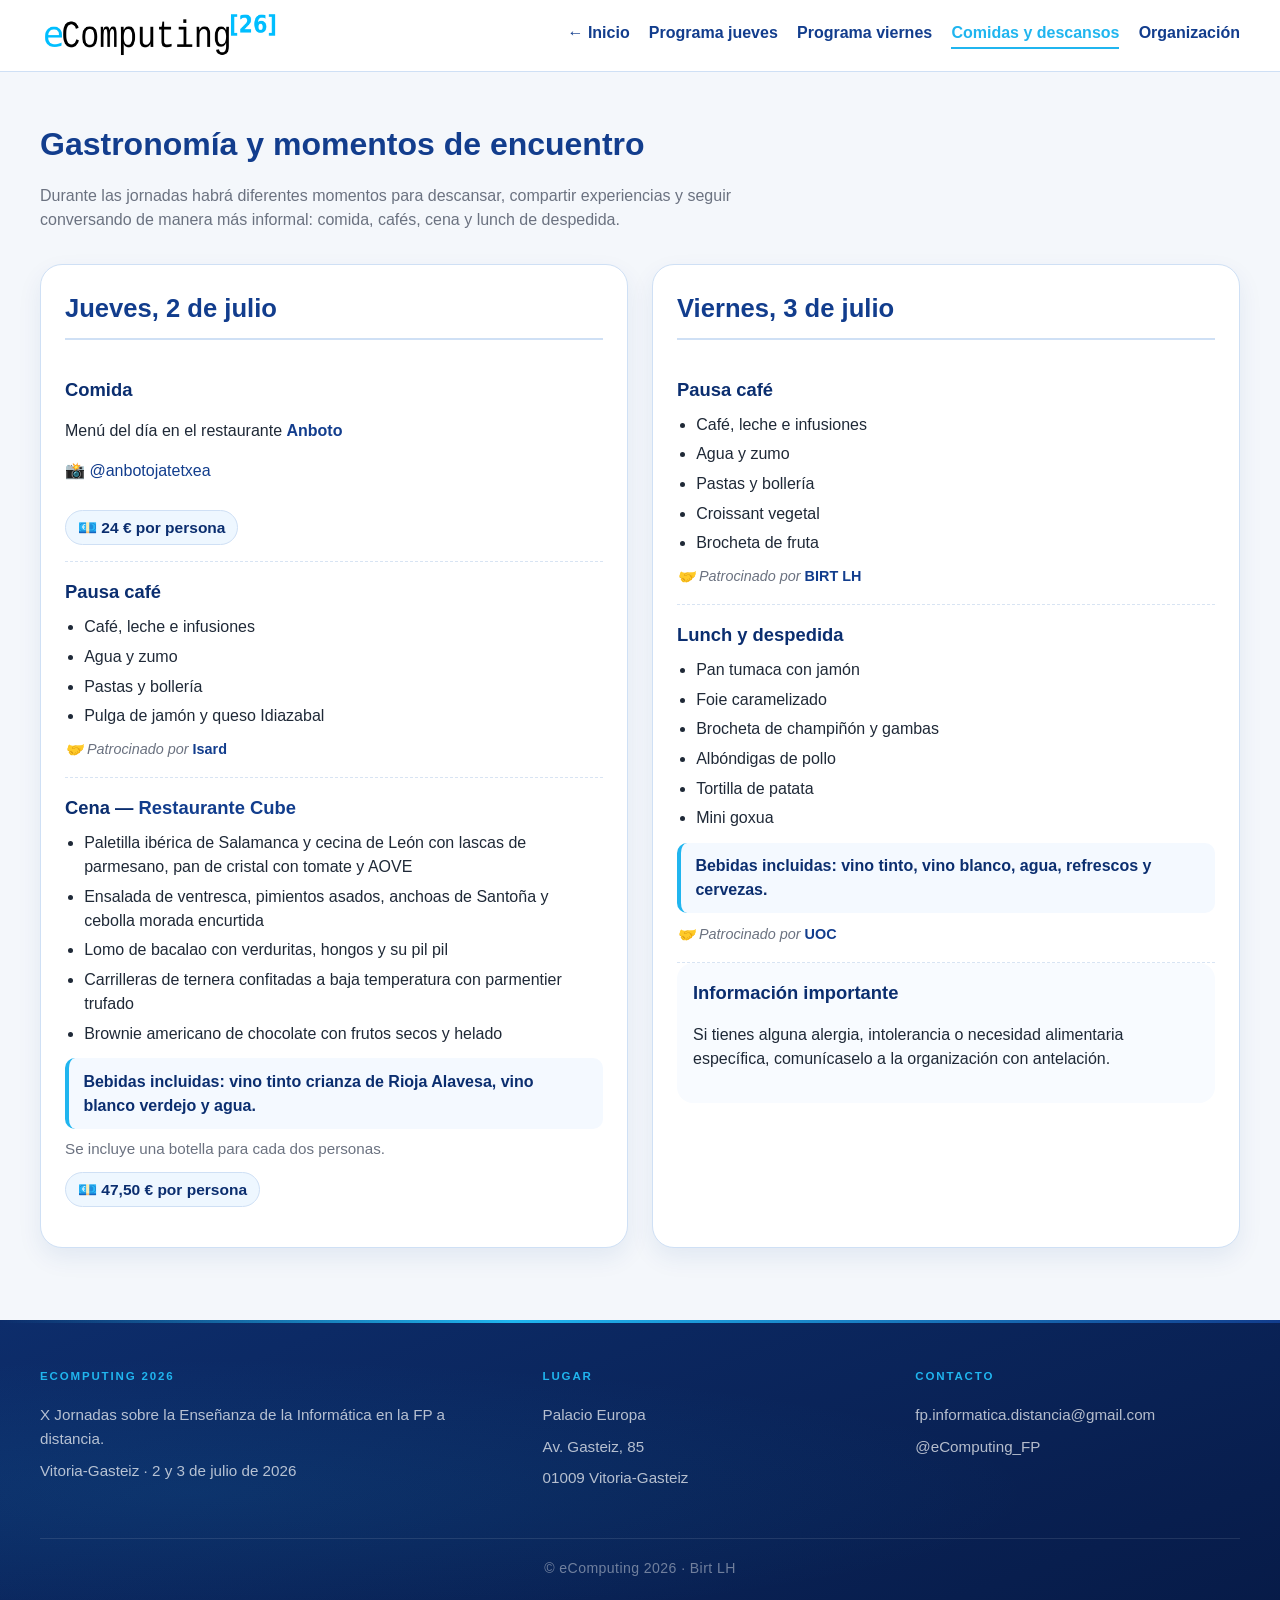
<file: comidas.html>
<!DOCTYPE html>
<html lang="es">
<head>
  <meta charset="UTF-8" />
  <meta name="viewport" content="width=device-width, initial-scale=1.0" />
  <title>Comidas y descansos · eComputing 2026</title>
  <link rel="stylesheet" href="styles.css" />
</head>

<body>

  <!-- Barra superior -->
  <header class="topbar">
    <div class="container topbar-inner">
      <div class="brand">
        <a href="index.html">
          <img src="images/logo_ecomputing.png" alt="Logo eComputing" />
        </a>
      </div>
      <nav class="nav-links">
        <a href="index.html">← Inicio</a>
        <a href="programa-jueves.html">Programa jueves</a>
        <a href="programa-viernes.html">Programa viernes</a>
        <a href="comidas.html" class="active">Comidas y descansos</a>
        <a href="organizacion.html">Organización</a>
      </nav>
    </div>
  </header>

  <!-- Comidas y pausas -->
  <section>
    <div class="container">
      <h2 class="section-title">Gastronomía y momentos de encuentro</h2>
      <p class="section-subtitle">
        Durante las jornadas habrá diferentes momentos para descansar, compartir experiencias
        y seguir conversando de manera más informal: comida, cafés, cena y lunch de despedida.
      </p>

      <div class="meals-grid">

        <!-- Jueves -->
        <article class="card meal-day-card">
          <h3>Jueves, 2 de julio</h3>

          <div class="meal-block">
            <h4>Comida</h4>
            <p>Menú del día en el restaurante <a href="https://restaurante.covermanager.com/restaurante-anboto-jatetxea/" target="_blank" rel="noopener"><strong>Anboto</strong></a></p>
            <p><a href="https://www.instagram.com/anbotojatetxea/?hl=es" target="_blank" rel="noopener">📸 @anbotojatetxea</a></p>
            <p class="price-tag">💶 24 € por persona</p>
          </div>

          <div class="meal-block">
            <h4>Pausa café</h4>
            <ul>
              <li>Café, leche e infusiones</li>
              <li>Agua y zumo</li>
              <li>Pastas y bollería</li>
              <li>Pulga de jamón y queso Idiazabal</li>
            </ul>
            <p class="sponsor-note">🤝 Patrocinado por <strong><a href="https://www.isardvdi.com/" target="_blank" rel="noopener">Isard</a></strong></p>
          </div>

          <div class="meal-block">
            <h4>Cena — <a href="https://cubeartium.com/menu-especial-grupos/#menu1" target="_blank" rel="noopener"><strong>Restaurante Cube</strong></a></h4>
            <ul>
              <li>
                Paletilla ibérica de Salamanca y cecina de León con lascas de parmesano,
                pan de cristal con tomate y AOVE
              </li>
              <li>
                Ensalada de ventresca, pimientos asados, anchoas de Santoña
                y cebolla morada encurtida
              </li>
              <li>
                Lomo de bacalao con verduritas, hongos y su pil pil
              </li>
              <li>
                Carrilleras de ternera confitadas a baja temperatura con parmentier trufado
              </li>
              <li>
                Brownie americano de chocolate con frutos secos y helado
              </li>
            </ul>
            <p class="drink-note">
              Bebidas incluidas: vino tinto crianza de Rioja Alavesa,
              vino blanco verdejo y agua.
            </p>
            <p class="small-note">
              Se incluye una botella para cada dos personas.
            </p>
            <p class="price-tag">💶 47,50 € por persona</p>
          </div>
        </article>

        <!-- Viernes -->
        <article class="card meal-day-card">
          <h3>Viernes, 3 de julio</h3>

          <div class="meal-block">
            <h4>Pausa café</h4>
            <ul>
              <li>Café, leche e infusiones</li>
              <li>Agua y zumo</li>
              <li>Pastas y bollería</li>
              <li>Croissant vegetal</li>
              <li>Brocheta de fruta</li>
            </ul>
            <p class="sponsor-note">🤝 Patrocinado por <strong><a href="https://www.birt.eus/" target="_blank" rel="noopener">BIRT LH</a></strong></p>
          </div>

          <div class="meal-block">
            <h4>Lunch y despedida</h4>
            <ul>
              <li>Pan tumaca con jamón</li>
              <li>Foie caramelizado</li>
              <li>Brocheta de champiñón y gambas</li>
              <li>Albóndigas de pollo</li>
              <li>Tortilla de patata</li>
              <li>Mini goxua</li>
            </ul>
            <p class="drink-note">
              Bebidas incluidas: vino tinto, vino blanco, agua, refrescos y cervezas.
            </p>
            <p class="sponsor-note">🤝 Patrocinado por <strong><a href="https://www.uoc.edu/portal/es/estudis_arees/informatica_multimedia_telecomunicacio/index.html" target="_blank" rel="noopener">UOC</a></strong></p>
          </div>

          <div class="meal-block info-extra">
            <h4>Información importante</h4>
            <p>
              Si tienes alguna alergia, intolerancia o necesidad alimentaria específica,
              comunícaselo a la organización con antelación.
            </p>
          </div>
        </article>

      </div>
    </div>
  </section>

  <!-- Pie de página -->
  <footer>
    <div class="container footer-inner">
      <div>
        <h4>eComputing 2026</h4>
        <p>X Jornadas sobre la Enseñanza de la Informática en la FP a distancia.</p>
        <p>Vitoria-Gasteiz · 2 y 3 de julio de 2026</p>
      </div>
      <div>
        <h4>Lugar</h4>
        <p>Palacio Europa</p>
        <p>Av. Gasteiz, 85</p>
        <p>01009 Vitoria-Gasteiz</p>
      </div>
      <div>
        <h4>Contacto</h4>
        <p><a href="mailto:fp.informatica.distancia@gmail.com">fp.informatica.distancia@gmail.com</a></p>
        <p><a href="https://x.com/eComputing_FP" target="_blank" rel="noopener">@eComputing_FP</a></p>
      </div>
    </div>
    <div class="container footer-bottom">
      © eComputing 2026 · Birt LH
    </div>
  </footer>

</body>
</html>
</file>
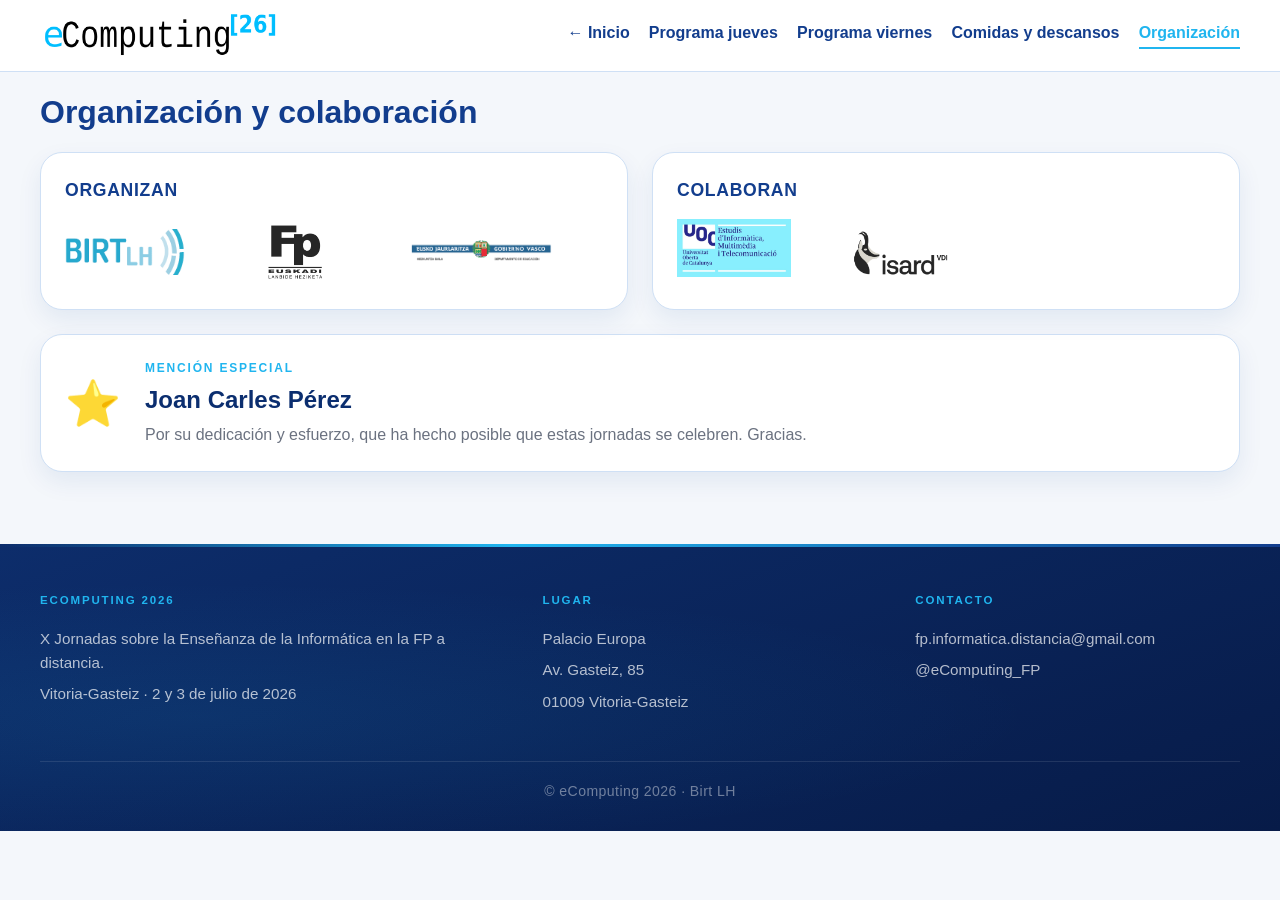
<file: organizacion.html>
<!DOCTYPE html>
<html lang="es">
<head>
  <meta charset="UTF-8" />
  <meta name="viewport" content="width=device-width, initial-scale=1.0" />
  <title>Organización · eComputing 2026</title>
  <link rel="stylesheet" href="styles.css" />
</head>

<body>

  <!-- Barra superior -->
  <header class="topbar">
    <div class="container topbar-inner">
      <div class="brand">
        <a href="index.html">
          <img src="images/logo_ecomputing.png" alt="Logo eComputing" />
        </a>
      </div>
      <nav class="nav-links">
        <a href="index.html">← Inicio</a>
        <a href="programa-jueves.html">Programa jueves</a>
        <a href="programa-viernes.html">Programa viernes</a>
        <a href="comidas.html">Comidas y descansos</a>
        <a href="organizacion.html" class="active">Organización</a>
      </nav>
    </div>
  </header>

  <!-- Organización -->
  <section class="logos-section">
    <div class="container">
      <h2 class="section-title">Organización y colaboración</h2>

      <div class="logos-grid">

        <article class="card logos-card">
          <h3>Organizan</h3>
          <div class="logo-row logo-row--uniform">
            <a href="https://www.birt.eus/" target="_blank" rel="noopener"><img src="images/logo_birt.png" alt="BIRT LH" /></a>
            <a href="https://www.fpeuskadidual.eus/" target="_blank" rel="noopener"><img src="images/logo_fp.jpg" alt="FP Euskadi" class="logo-lg" /></a>
            <a href="https://www.euskadi.eus/" target="_blank" rel="noopener"><img src="images/logo_euskojaurlaritza.png" alt="Gobierno Vasco" class="logo-lg" /></a>
          </div>
        </article>

        <article class="card logos-card">
          <h3>Colaboran</h3>
          <div class="logo-row">
            <a href="https://www.uoc.edu/portal/es/estudis_arees/informatica_multimedia_telecomunicacio/index.html" target="_blank" rel="noopener"><img src="images/logo_uoc.jpg" alt="UOC" /></a>
            <a href="https://www.isardvdi.com/" target="_blank" rel="noopener"><img src="images/logo_isard.png" alt="Isard VDI" /></a>
          </div>
        </article>

      </div>

      <!-- Mención especial -->
      <article class="card mencion-card">
        <div class="mencion-icon">⭐</div>
        <div class="mencion-body">
          <h3 class="mencion-title">Mención especial</h3>
          <p class="mencion-name">Joan Carles Pérez</p>
          <p class="mencion-desc">Por su dedicación y esfuerzo, que ha hecho posible que estas jornadas se celebren. Gracias.</p>
        </div>
      </article>

    </div>
  </section>

  <!-- Pie de página -->
  <footer>
    <div class="container footer-inner">
      <div>
        <h4>eComputing 2026</h4>
        <p>X Jornadas sobre la Enseñanza de la Informática en la FP a distancia.</p>
        <p>Vitoria-Gasteiz · 2 y 3 de julio de 2026</p>
      </div>
      <div>
        <h4>Lugar</h4>
        <p>Palacio Europa</p>
        <p>Av. Gasteiz, 85</p>
        <p>01009 Vitoria-Gasteiz</p>
      </div>
      <div>
        <h4>Contacto</h4>
        <p><a href="mailto:fp.informatica.distancia@gmail.com">fp.informatica.distancia@gmail.com</a></p>
        <p><a href="https://x.com/eComputing_FP" target="_blank" rel="noopener">@eComputing_FP</a></p>
      </div>
    </div>
    <div class="container footer-bottom">
      © eComputing 2026 · Birt LH
    </div>
  </footer>

</body>
</html>
</file>
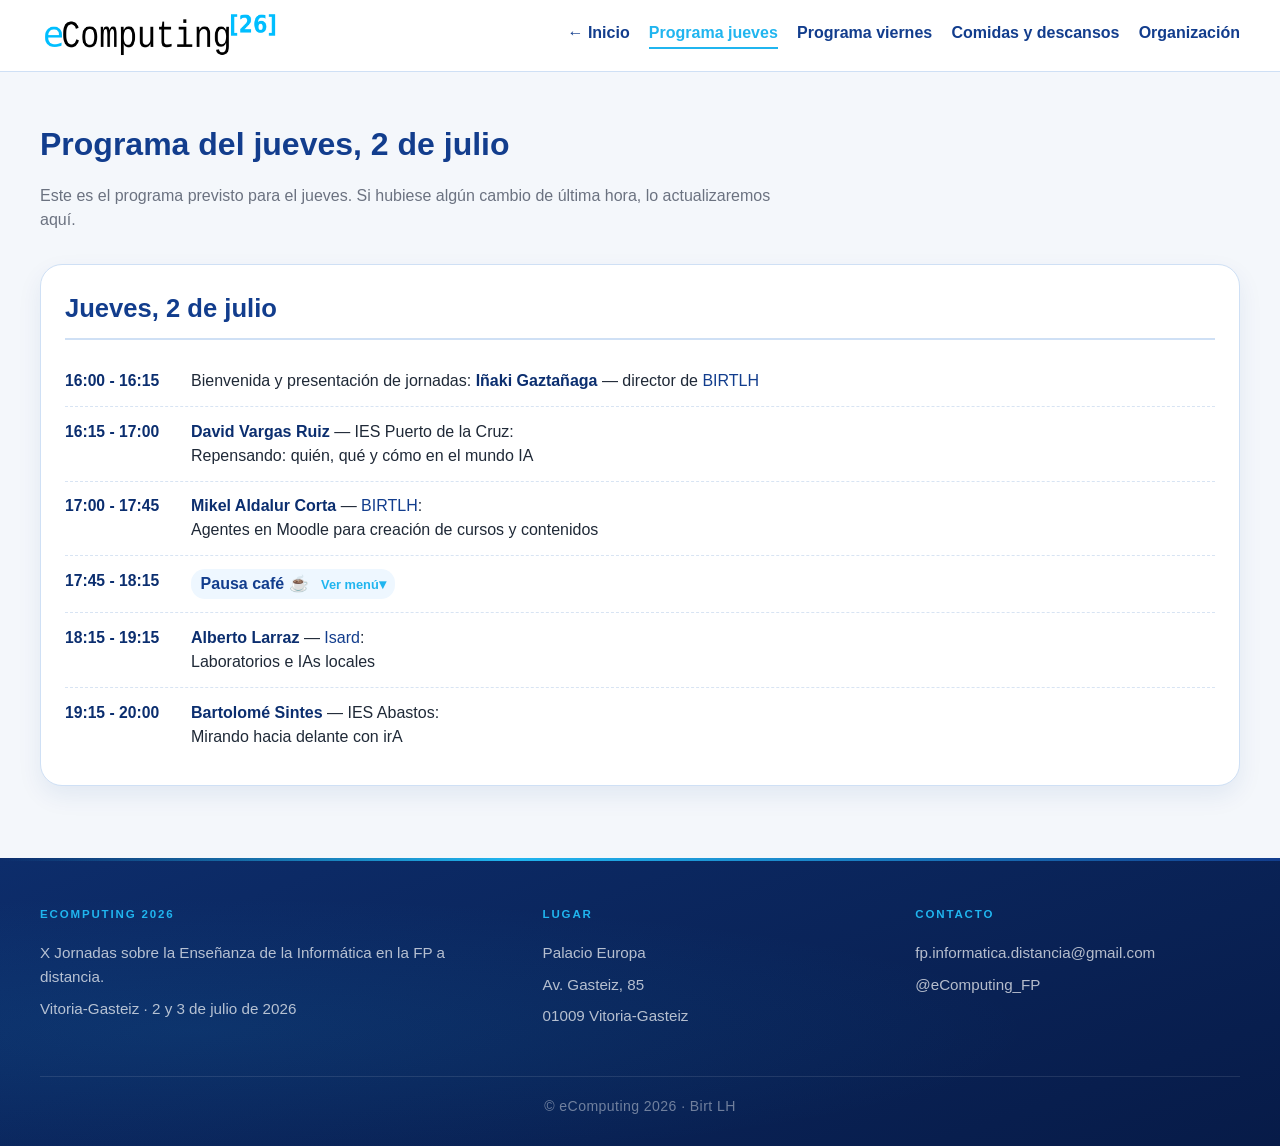
<file: programa-jueves.html>
<!DOCTYPE html>
<html lang="es">
<head>
  <meta charset="UTF-8" />
  <meta name="viewport" content="width=device-width, initial-scale=1.0" />
  <title>Programa del jueves · eComputing 2026</title>
  <link rel="stylesheet" href="styles.css" />
</head>

<body>

  <!-- Barra superior -->
  <header class="topbar">
    <div class="container topbar-inner">
      <div class="brand">
        <a href="index.html">
          <img src="images/logo_ecomputing.png" alt="Logo eComputing" />
        </a>
      </div>
      <nav class="nav-links">
        <a href="index.html">← Inicio</a>
        <a href="programa-jueves.html" class="active">Programa jueves</a>
        <a href="programa-viernes.html">Programa viernes</a>
        <a href="comidas.html">Comidas y descansos</a>
        <a href="organizacion.html">Organización</a>
      </nav>
    </div>
  </header>

  <!-- Programa del jueves -->
  <section>
    <div class="container">
      <h2 class="section-title">Programa del jueves, 2 de julio</h2>
      <p class="section-subtitle">
        Este es el programa previsto para el jueves. Si hubiese algún cambio de última hora,
        lo actualizaremos aquí.
      </p>

      <article class="card day-card">
        <h3>Jueves, 2 de julio</h3>

        <div class="agenda-item">
          <div class="time">16:00 - 16:15</div>
          <div class="talk">
            Bienvenida y presentación de jornadas:
            <strong>Iñaki Gaztañaga</strong> — director de <a href="https://www.birt.eus/" target="_blank" rel="noopener">BIRTLH</a>
          </div>
        </div>

        <div class="agenda-item">
          <div class="time">16:15 - 17:00</div>
          <div class="talk">
            <strong>David Vargas Ruiz</strong> — IES Puerto de la Cruz:<br />
            Repensando: quién, qué y cómo en el mundo IA
          </div>
        </div>

        <div class="agenda-item">
          <div class="time">17:00 - 17:45</div>
          <div class="talk">
            <strong>Mikel Aldalur Corta</strong> — <a href="https://www.birt.eus/" target="_blank" rel="noopener">BIRTLH</a>:<br />
            Agentes en Moodle para creación de cursos y contenidos
          </div>
        </div>

        <div class="agenda-item">
          <div class="time">17:45 - 18:15</div>
          <div class="talk">
            <details class="cafe-details">
              <summary class="break">Pausa café ☕ <span class="cafe-toggle">Ver menú</span></summary>
              <div class="cafe-panel">
                <ul>
                  <li>Café, leche e infusiones</li>
                  <li>Agua y zumo</li>
                  <li>Pastas y bollería</li>
                  <li>Pulga de jamón y queso Idiazabal</li>
                </ul>
              </div>
            </details>
          </div>
        </div>

        <div class="agenda-item">
          <div class="time">18:15 - 19:15</div>
          <div class="talk">
            <strong>Alberto Larraz</strong> — <a href="https://www.isardvdi.com/" target="_blank" rel="noopener">Isard</a>:<br />
            Laboratorios e IAs locales
          </div>
        </div>

        <div class="agenda-item">
          <div class="time">19:15 - 20:00</div>
          <div class="talk">
            <strong>Bartolomé Sintes</strong> — IES Abastos:<br />
            Mirando hacia delante con irA
          </div>
        </div>
      </article>
    </div>
  </section>

  <!-- Pie de página -->
  <footer>
    <div class="container footer-inner">
      <div>
        <h4>eComputing 2026</h4>
        <p>X Jornadas sobre la Enseñanza de la Informática en la FP a distancia.</p>
        <p>Vitoria-Gasteiz · 2 y 3 de julio de 2026</p>
      </div>
      <div>
        <h4>Lugar</h4>
        <p>Palacio Europa</p>
        <p>Av. Gasteiz, 85</p>
        <p>01009 Vitoria-Gasteiz</p>
      </div>
      <div>
        <h4>Contacto</h4>
        <p><a href="mailto:fp.informatica.distancia@gmail.com">fp.informatica.distancia@gmail.com</a></p>
        <p><a href="https://x.com/eComputing_FP" target="_blank" rel="noopener">@eComputing_FP</a></p>
      </div>
    </div>
    <div class="container footer-bottom">
      © eComputing 2026 · Birt LH
    </div>
  </footer>

</body>
</html>
</file>
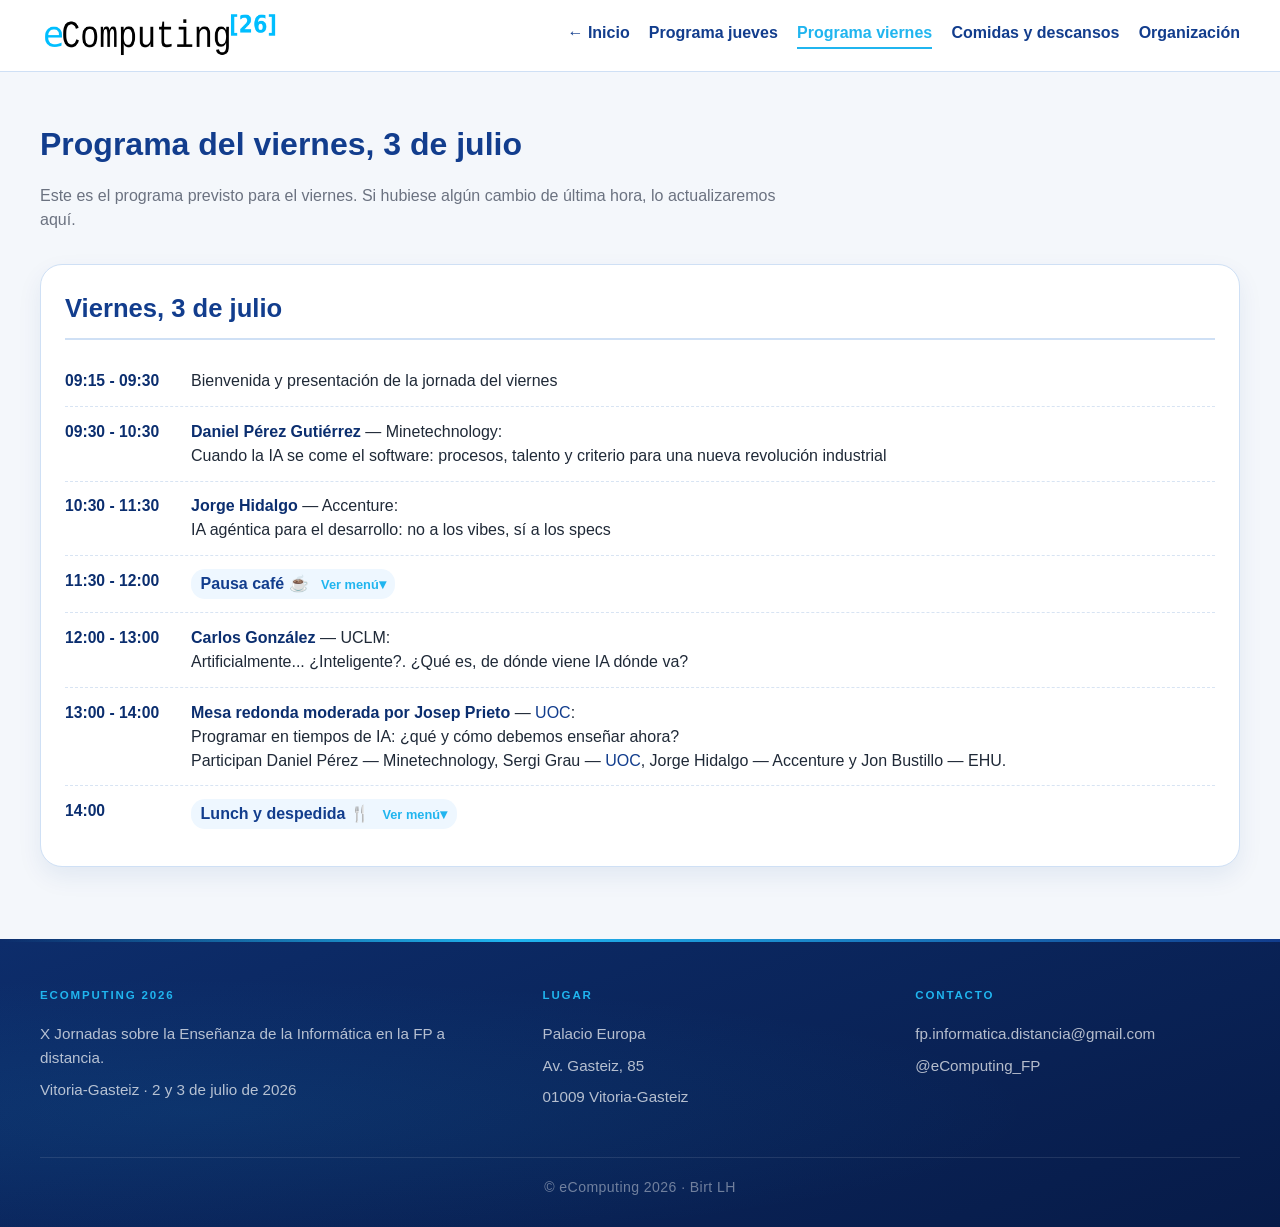
<file: programa-viernes.html>
<!DOCTYPE html>
<html lang="es">
<head>
  <meta charset="UTF-8" />
  <meta name="viewport" content="width=device-width, initial-scale=1.0" />
  <title>Programa del viernes · eComputing 2026</title>
  <link rel="stylesheet" href="styles.css" />
</head>

<body>

  <!-- Barra superior -->
  <header class="topbar">
    <div class="container topbar-inner">
      <div class="brand">
        <a href="index.html">
          <img src="images/logo_ecomputing.png" alt="Logo eComputing" />
        </a>
      </div>
      <nav class="nav-links">
        <a href="index.html">← Inicio</a>
        <a href="programa-jueves.html">Programa jueves</a>
        <a href="programa-viernes.html" class="active">Programa viernes</a>
        <a href="comidas.html">Comidas y descansos</a>
        <a href="organizacion.html">Organización</a>
      </nav>
    </div>
  </header>

  <!-- Programa del viernes -->
  <section>
    <div class="container">
      <h2 class="section-title">Programa del viernes, 3 de julio</h2>
      <p class="section-subtitle">
        Este es el programa previsto para el viernes. Si hubiese algún cambio de última hora,
        lo actualizaremos aquí.
      </p>

      <article class="card day-card">
        <h3>Viernes, 3 de julio</h3>

        <div class="agenda-item">
          <div class="time">09:15 - 09:30</div>
          <div class="talk">
            Bienvenida y presentación de la jornada del viernes
          </div>
        </div>

        <div class="agenda-item">
          <div class="time">09:30 - 10:30</div>
          <div class="talk">
            <strong>Daniel Pérez Gutiérrez</strong> — Minetechnology:<br />
            Cuando la IA se come el software: procesos, talento y criterio
            para una nueva revolución industrial
          </div>
        </div>

        <div class="agenda-item">
          <div class="time">10:30 - 11:30</div>
          <div class="talk">
            <strong>Jorge Hidalgo</strong> — Accenture:<br />
            IA agéntica para el desarrollo: no a los vibes, sí a los specs
          </div>
        </div>

        <div class="agenda-item">
          <div class="time">11:30 - 12:00</div>
          <div class="talk">
            <details class="cafe-details">
              <summary class="break">Pausa café ☕ <span class="cafe-toggle">Ver menú</span></summary>
              <div class="cafe-panel">
                <ul>
                  <li>Café, leche e infusiones</li>
                  <li>Agua y zumo</li>
                  <li>Pastas y bollería</li>
                  <li>Croissant vegetal</li>
                  <li>Brocheta de fruta</li>
                </ul>
              </div>
            </details>
          </div>
        </div>

        <div class="agenda-item">
          <div class="time">12:00 - 13:00</div>
          <div class="talk">
            <strong>Carlos González</strong> — UCLM:<br />
            Artificialmente... ¿Inteligente?. ¿Qué es, de dónde viene IA dónde va?
          </div>
        </div>

        <div class="agenda-item">
          <div class="time">13:00 - 14:00</div>
          <div class="talk">
            <strong>Mesa redonda moderada por Josep Prieto</strong> — <a href="https://www.uoc.edu/portal/es/estudis_arees/informatica_multimedia_telecomunicacio/index.html" target="_blank" rel="noopener">UOC</a>:<br />
            Programar en tiempos de IA: ¿qué y cómo debemos enseñar ahora?<br />
            Participan Daniel Pérez — Minetechnology, Sergi Grau — <a href="https://www.uoc.edu/portal/es/estudis_arees/informatica_multimedia_telecomunicacio/index.html" target="_blank" rel="noopener">UOC</a>,
            Jorge Hidalgo — Accenture y Jon Bustillo — EHU.
          </div>
        </div>

        <div class="agenda-item">
          <div class="time">14:00</div>
          <div class="talk">
            <details class="cafe-details">
              <summary class="break">Lunch y despedida 🍴 <span class="cafe-toggle">Ver menú</span></summary>
              <div class="cafe-panel">
                <ul>
                  <li>Pan tumaca con jamón</li>
                  <li>Foie caramelizado</li>
                  <li>Brocheta de champiñón y gambas</li>
                  <li>Albóndigas de pollo</li>
                  <li>Tortilla de patata</li>
                  <li>Mini goxua</li>
                </ul>
                <p class="drink-note">Bebidas incluidas: vino tinto, vino blanco, agua, refrescos y cervezas.</p>
              </div>
            </details>
          </div>
        </div>
      </article>
    </div>
  </section>

  <!-- Pie de página -->
  <footer>
    <div class="container footer-inner">
      <div>
        <h4>eComputing 2026</h4>
        <p>X Jornadas sobre la Enseñanza de la Informática en la FP a distancia.</p>
        <p>Vitoria-Gasteiz · 2 y 3 de julio de 2026</p>
      </div>
      <div>
        <h4>Lugar</h4>
        <p>Palacio Europa</p>
        <p>Av. Gasteiz, 85</p>
        <p>01009 Vitoria-Gasteiz</p>
      </div>
      <div>
        <h4>Contacto</h4>
        <p><a href="mailto:fp.informatica.distancia@gmail.com">fp.informatica.distancia@gmail.com</a></p>
        <p><a href="https://x.com/eComputing_FP" target="_blank" rel="noopener">@eComputing_FP</a></p>
      </div>
    </div>
    <div class="container footer-bottom">
      © eComputing 2026 · Birt LH
    </div>
  </footer>

</body>
</html>
</file>
<file: styles.css>
:root {
  --primary: #123d8d;
  --secondary: #20b5ef;
  --primary-dark: #0b2e6f;
  --text: #1f2937;
  --muted: #6b7280;
  --bg: #f4f7fb;
  --white: #ffffff;
  --border: #cfe0f5;
  --shadow: 0 10px 25px rgba(18, 61, 141, 0.08);
  --radius: 22px;
  --max: 1200px;
}

* {
  box-sizing: border-box;
}

html {
  scroll-behavior: smooth;
}

body {
  margin: 0;
  font-family: Arial, Helvetica, sans-serif;
  color: var(--text);
  background: var(--bg);
  line-height: 1.5;
}

a {
  color: var(--primary);
  text-decoration: none;
}

a:hover {
  color: var(--secondary);
}

img {
  max-width: 100%;
  display: block;
}

.container {
  width: min(100% - 2rem, var(--max));
  margin: 0 auto;
}

/* BARRA SUPERIOR */
.topbar {
  background: var(--white);
  border-bottom: 1px solid var(--border);
  position: sticky;
  top: 0;
  z-index: 50;
}

.topbar-inner {
  display: flex;
  align-items: center;
  justify-content: space-between;
  gap: 1rem;
  padding: 0.9rem 0;
}

.brand {
  display: flex;
  align-items: center;
  gap: 1rem;
  flex-wrap: wrap;
}

.brand a {
  display: flex;
  align-items: center;
  gap: 1rem;
  flex-wrap: wrap;
}

.brand img {
  height: 42px;
  object-fit: contain;
}

.nav-links {
  display: flex;
  gap: 1.2rem;
  flex-wrap: wrap;
  font-weight: 600;
}

.nav-links a.active {
  color: var(--secondary);
  border-bottom: 2px solid var(--secondary);
  padding-bottom: 2px;
}

/* CABECERA */
.hero {
  position: relative;
  color: var(--white);
  background:
    linear-gradient(rgba(8, 22, 52, 0.55), rgba(8, 22, 52, 0.70)),
    url("images/vitoria-gasteiz.jpg") center/cover no-repeat;
  padding: 5rem 0 4rem;
  overflow: hidden;
}

.hero-content {
  max-width: 850px;
  margin: 0 auto;
  text-align: center;
}

.hero h1 {
  margin: 0;
  font-size: clamp(2.4rem, 6vw, 4.6rem);
  line-height: 1.05;
  font-weight: 800;
}

.hero p.lead {
  margin: 1rem 0 1.5rem;
  font-size: clamp(1.1rem, 2vw, 1.6rem);
  font-weight: 600;
}

.hero .meta {
  display: flex;
  flex-wrap: wrap;
  justify-content: center;
  gap: 0.75rem 1rem;
  margin-top: 2rem;
  font-size: 1rem;
  font-weight: 600;
}

.hero .meta span {
  background: rgba(255, 255, 255, 0.14);
  border: 1px solid rgba(255, 255, 255, 0.35);
  padding: 0.7rem 1.4rem;
  border-radius: 999px;
  backdrop-filter: blur(10px);
  box-shadow: 0 2px 14px rgba(0, 0, 0, 0.18), inset 0 1px 0 rgba(255, 255, 255, 0.22);
  letter-spacing: 0.02em;
  transition: background 0.2s, border-color 0.2s;
}

.hero .meta span:hover {
  background: rgba(255, 255, 255, 0.22);
  border-color: rgba(255, 255, 255, 0.55);
}

/* TARJETA INTRODUCTORIA */
.intro-wrap {
  margin-top: -55px;
  position: relative;
  z-index: 3;
}

.intro-card {
  background: var(--white);
  border-radius: var(--radius);
  box-shadow: var(--shadow);
  border: 1px solid var(--border);
  padding: 1.5rem;
  display: grid;
  grid-template-columns: 220px 1fr;
  gap: 1.5rem;
  align-items: center;
}

.intro-side {
  border-right: 1px solid var(--border);
  padding-right: 1rem;
  display: flex;
  flex-direction: column;
  gap: 1rem;
  align-items: center;
  justify-content: center;
}

.intro-side img {
  max-height: 62px;
  width: auto;
  object-fit: contain;
}

.intro-main h2 {
  margin: 0 0 0.4rem;
  color: var(--primary);
  font-size: 1.8rem;
}

.intro-main p {
  margin: 0.25rem 0;
  color: var(--muted);
  font-size: 1.02rem;
}

/* SECCIONES */
section {
  padding: 3rem 0;
}

.section-title {
  font-size: 2rem;
  color: var(--primary);
  margin: 0 0 1rem;
}

.section-subtitle {
  color: var(--muted);
  margin: 0 0 2rem;
  max-width: 760px;
}

.card {
  background: var(--white);
  border-radius: var(--radius);
  box-shadow: var(--shadow);
  border: 1px solid var(--border);
  padding: 1.5rem;
}

/* PROGRAMA */
.programme-grid {
  display: grid;
  grid-template-columns: 1fr 1fr;
  gap: 1.5rem;
}

.day-card h3 {
  margin: 0 0 1rem;
  font-size: 1.6rem;
  color: var(--primary);
  border-bottom: 2px solid var(--border);
  padding-bottom: 0.7rem;
}

.agenda-item {
  display: grid;
  grid-template-columns: 110px 1fr;
  gap: 1rem;
  padding: 0.8rem 0;
  border-bottom: 1px dashed #d8e4f3;
}

.agenda-item:last-child {
  border-bottom: none;
}

.time {
  font-weight: 800;
  color: var(--primary-dark);
  font-size: 0.98rem;
}

.talk {
  color: var(--text);
  font-size: 1rem;
}

.talk strong {
  color: var(--primary-dark);
}

.break {
  background: #eef7ff;
  border-radius: 14px;
  padding: 0.2rem 0.6rem;
  display: inline-block;
  font-weight: 700;
  color: var(--primary);
}

/* INFORMACIÓN PRÁCTICA */
.info-grid {
  display: grid;
  grid-template-columns: repeat(3, 1fr);
  gap: 1.2rem;
}

.info-card h3 {
  margin-top: 0;
  color: var(--primary);
  font-size: 1.25rem;
}

.info-card p,
.info-card li {
  color: var(--text);
}

.info-card ul {
  margin: 0.5rem 0 0;
  padding-left: 1.2rem;
}

/* GASTRONOMÍA */
.meals-grid {
  display: grid;
  grid-template-columns: 1fr 1fr;
  gap: 1.5rem;
}

.meal-day-card h3 {
  margin: 0 0 1.2rem;
  font-size: 1.6rem;
  color: var(--primary);
  border-bottom: 2px solid var(--border);
  padding-bottom: 0.7rem;
}

.meal-block {
  padding: 1rem 0;
  border-bottom: 1px dashed #d8e4f3;
}

.meal-block:last-child {
  border-bottom: none;
}

.meal-block h4 {
  margin: 0 0 0.6rem;
  color: var(--primary-dark);
  font-size: 1.15rem;
}

.meal-block ul {
  margin: 0;
  padding-left: 1.2rem;
}

.meal-block li {
  margin-bottom: 0.35rem;
}

.pending {
  display: inline-block;
  background: #eef7ff;
  color: var(--primary);
  padding: 0.35rem 0.7rem;
  border-radius: 999px;
  font-weight: 700;
  margin: 0;
}

.drink-note {
  margin: 0.8rem 0 0;
  background: #f4f9ff;
  border-left: 4px solid var(--secondary);
  padding: 0.7rem 0.9rem;
  border-radius: 10px;
  color: var(--primary-dark);
  font-weight: 600;
}

.small-note {
  margin: 0.6rem 0 0;
  color: var(--muted);
  font-size: 0.95rem;
}

.info-extra {
  background: #f8fbff;
  border-radius: 16px;
  padding: 1rem;
  border-bottom: none;
}

/* ORGANIZACIÓN */
.logos-section {
  padding-top: 1rem;
}

.logos-grid {
  display: grid;
  grid-template-columns: 1fr 1fr;
  gap: 1.5rem;
}

.logos-card h3 {
  margin: 0 0 1rem;
  color: var(--primary);
  text-transform: uppercase;
  letter-spacing: 0.04em;
  font-size: 1.1rem;
}

.logo-row {
  display: flex;
  flex-wrap: wrap;
  gap: 1.2rem 2rem;
  align-items: center;
}

.logo-row img {
  height: 58px;
  width: auto;
  object-fit: contain;
}

/* PIE */
footer {
  background: linear-gradient(160deg, #0d2d6b 0%, #071b48 100%);
  color: var(--white);
  margin-top: 1.5rem;
  position: relative;
  overflow: hidden;
}

footer::before {
  content: '';
  position: absolute;
  inset: 0;
  background: radial-gradient(ellipse at 15% 60%, rgba(32, 181, 239, 0.09) 0%, transparent 55%);
  pointer-events: none;
}

footer::after {
  content: '';
  position: absolute;
  top: 0;
  left: 0;
  right: 0;
  height: 3px;
  background: linear-gradient(90deg, transparent 0%, var(--secondary) 40%, var(--primary) 100%);
}

.footer-inner {
  padding: 3rem 0 2.5rem;
  display: grid;
  grid-template-columns: 1.4fr 1fr 1fr;
  gap: 2rem 3rem;
  align-items: start;
  position: relative;
}

.footer-inner h4 {
  margin: 0 0 1.1rem;
  font-size: 0.72rem;
  text-transform: uppercase;
  letter-spacing: 0.16em;
  color: var(--secondary);
  font-weight: 700;
}

.footer-inner p,
.footer-inner a {
  color: rgba(255, 255, 255, 0.70);
  margin: 0.45rem 0;
  font-size: 0.95rem;
  line-height: 1.6;
  transition: color 0.2s;
}

.footer-inner a:hover {
  color: var(--white);
}

.footer-bottom {
  border-top: 1px solid rgba(255, 255, 255, 0.1);
  text-align: center;
  padding: 1.2rem 0 1.8rem;
  font-size: 0.88rem;
  color: rgba(255, 255, 255, 0.42);
  position: relative;
  letter-spacing: 0.03em;
}

.price-tag {
  display: inline-flex;
  align-items: center;
  gap: 0.35rem;
  margin: 0.7rem 0 0;
  background: #eef7ff;
  color: var(--primary-dark);
  font-weight: 700;
  font-size: 0.97rem;
  padding: 0.3rem 0.75rem;
  border-radius: 999px;
  border: 1px solid var(--border);
}

.sponsor-note {
  margin: 0.7rem 0 0;
  font-size: 0.9rem;
  color: var(--muted);
  font-style: italic;
}

.sponsor-note strong {
  color: var(--primary);
  font-style: normal;
}

/* CAFÉ DESPLEGABLE */
.cafe-details {
  display: inline-block;
}

.cafe-details > summary {
  cursor: pointer;
  list-style: none;
  user-select: none;
}

.cafe-details > summary::-webkit-details-marker {
  display: none;
}

.cafe-toggle {
  font-size: 0.8rem;
  font-weight: 700;
  color: var(--secondary);
  margin-left: 0.5rem;
  vertical-align: middle;
  transition: opacity 0.2s;
}

.cafe-details > summary::after {
  content: ' ▾';
  font-size: 0.85rem;
  color: var(--secondary);
  transition: transform 0.2s;
  display: inline-block;
}

.cafe-details[open] > summary::after {
  transform: rotate(180deg);
}

.cafe-details[open] .cafe-toggle {
  opacity: 0.7;
}

.cafe-panel {
  margin-top: 0.75rem;
  background: linear-gradient(135deg, #eef7ff, #f4f9ff);
  border-radius: 14px;
  padding: 0.85rem 1.1rem;
  border: 1px solid var(--border);
  border-left: 3px solid var(--secondary);
  animation: cafe-open 0.2s ease;
}

@keyframes cafe-open {
  from { opacity: 0; transform: translateY(-6px); }
  to   { opacity: 1; transform: translateY(0); }
}

.cafe-panel ul {
  margin: 0;
  padding-left: 1.2rem;
}

.cafe-panel li {
  color: var(--text);
  margin-bottom: 0.3rem;
  font-size: 0.97rem;
}

/* MENÚ PRINCIPAL */
.menu-section {
  padding: 3rem 0 2rem;
}

.menu-grid {
  display: grid;
  grid-template-columns: repeat(auto-fit, minmax(280px, 1fr));
  gap: 1.5rem;
  margin-top: 2rem;
}

.menu-card {
  background: var(--white);
  border-radius: var(--radius);
  box-shadow: var(--shadow);
  border: 1px solid var(--border);
  padding: 2rem 1.5rem 1.6rem;
  display: flex;
  flex-direction: column;
  align-items: flex-start;
  gap: 0.6rem;
  text-decoration: none;
  color: var(--text);
  transition: transform 0.18s, box-shadow 0.18s, border-color 0.18s;
}

.menu-card:hover {
  transform: translateY(-5px);
  box-shadow: 0 20px 45px rgba(18, 61, 141, 0.15);
  border-color: var(--secondary);
  color: var(--text);
}

.menu-card-icon {
  font-size: 2.4rem;
  line-height: 1;
  margin-bottom: 0.4rem;
}

.menu-card-title {
  font-size: 1.3rem;
  font-weight: 800;
  color: var(--primary);
  margin: 0;
}

.menu-card-desc {
  color: var(--muted);
  font-size: 0.97rem;
  margin: 0;
  flex: 1;
}

.menu-card-arrow {
  margin-top: 1rem;
  color: var(--secondary);
  font-weight: 700;
  font-size: 1rem;
  display: flex;
  align-items: center;
  gap: 0.3rem;
}

.logo-row--uniform {
  flex-wrap: nowrap;
  justify-content: flex-start;
  align-items: center;
}

.logo-row--uniform img {
  height: 52px;
  width: 120px;
  object-fit: contain;
  object-position: center;
  flex-shrink: 0;
}

.logo-row--uniform img.logo-lg {
  height: 66px;
  width: 155px;
}

.logo-row a {
  display: inline-flex;
  opacity: 0.85;
  transition: opacity 0.2s, transform 0.2s;
}

.logo-row a:hover {
  opacity: 1;
  transform: scale(1.05);
}

/* MENCIÓN ESPECIAL */
.mencion-card {
  display: flex;
  align-items: center;
  gap: 1.5rem;
  margin-top: 1.5rem;
  background: var(--white);
  border: 1px solid var(--border);
  box-shadow: var(--shadow);
}

.mencion-icon {
  font-size: 2.8rem;
  line-height: 1;
  flex-shrink: 0;
}

.mencion-body {
  display: flex;
  flex-direction: column;
  gap: 0.3rem;
}

.mencion-title {
  margin: 0;
  font-size: 0.75rem;
  text-transform: uppercase;
  letter-spacing: 0.15em;
  color: var(--secondary);
  font-weight: 700;
}

.mencion-name {
  margin: 0;
  font-size: 1.5rem;
  font-weight: 800;
  color: var(--primary-dark);
}

.mencion-desc {
  margin: 0;
  color: var(--muted);
  font-size: 1rem;
}

/* RESPONSIVE */
@media (max-width: 980px) {
  .programme-grid,
  .info-grid,
  .meals-grid,
  .logos-grid,
  .footer-inner {
    grid-template-columns: 1fr;
  }

  .intro-card {
    grid-template-columns: 1fr;
  }

  .intro-side {
    border-right: none;
    border-bottom: 1px solid var(--border);
    padding-right: 0;
    padding-bottom: 1rem;
  }
}

@media (max-width: 700px) {
  .agenda-item {
    grid-template-columns: 1fr;
    gap: 0.35rem;
  }

  .topbar-inner {
    flex-direction: column;
    align-items: flex-start;
  }

  .hero {
    padding: 4rem 0 3rem;
  }

  .intro-wrap {
    margin-top: 1.5rem;
  }

  .section-title {
    font-size: 1.6rem;
  }

  .hero .meta {
    flex-direction: column;
    align-items: flex-start;
  }

  .logo-row img {
    height: 48px;
  }

  .menu-grid {
    grid-template-columns: 1fr;
  }
}
</file>
